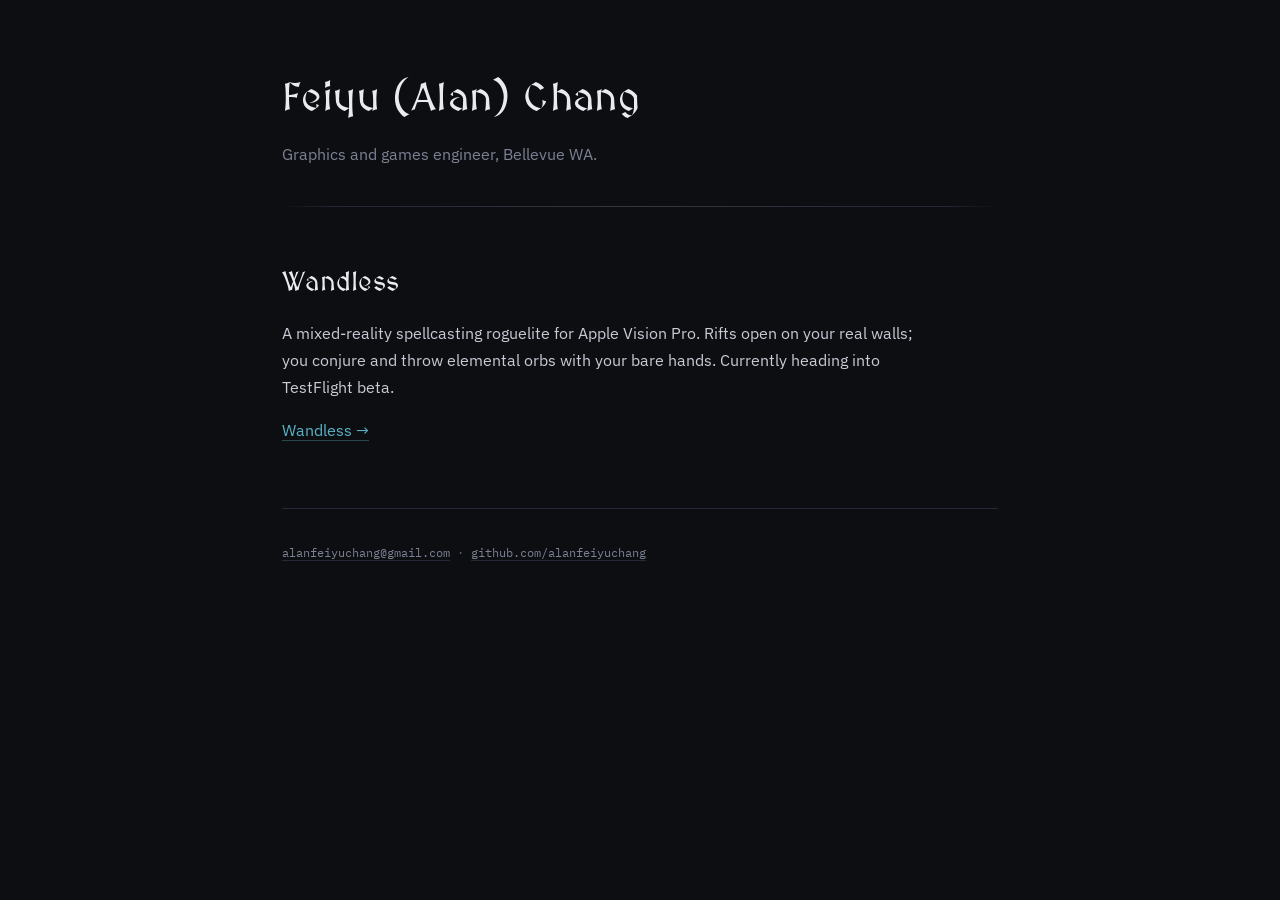
<file: index.html>
<!doctype html>
<html lang="en">
<head>
<meta charset="utf-8">
<meta name="viewport" content="width=device-width, initial-scale=1">
<title>Feiyu (Alan) Chang</title>
<meta name="description" content="Graphics and games engineer. Currently building Wandless, a mixed-reality spellcasting roguelite for Apple Vision Pro.">
<link rel="preconnect" href="https://fonts.googleapis.com">
<link rel="preconnect" href="https://fonts.gstatic.com" crossorigin>
<link rel="stylesheet" href="https://fonts.googleapis.com/css2?family=MedievalSharp&family=IBM+Plex+Sans:wght@400;500;600&family=IBM+Plex+Mono:wght@400;500&display=swap">
<link rel="stylesheet" href="wandless/style.css">
</head>
<body>
<div class="wrap">

  <h1 class="doc" style="margin-top:64px">Feiyu (Alan) Chang</h1>
  <p class="sub" style="margin-top:10px">Graphics and games engineer, Bellevue WA.</p>

  <hr style="margin-top:38px">

  <h2>Wandless</h2>
  <p>A mixed-reality spellcasting roguelite for Apple Vision Pro. Rifts open on your real walls; you conjure and throw elemental orbs with your bare hands. Currently heading into TestFlight beta.</p>
  <p><a href="wandless/">Wandless →</a></p>

  <footer>
    <p><a href="mailto:alanfeiyuchang@gmail.com">alanfeiyuchang@gmail.com</a> · <a href="https://github.com/alanfeiyuchang">github.com/alanfeiyuchang</a></p>
  </footer>

</div>
</body>
</html>
</file>
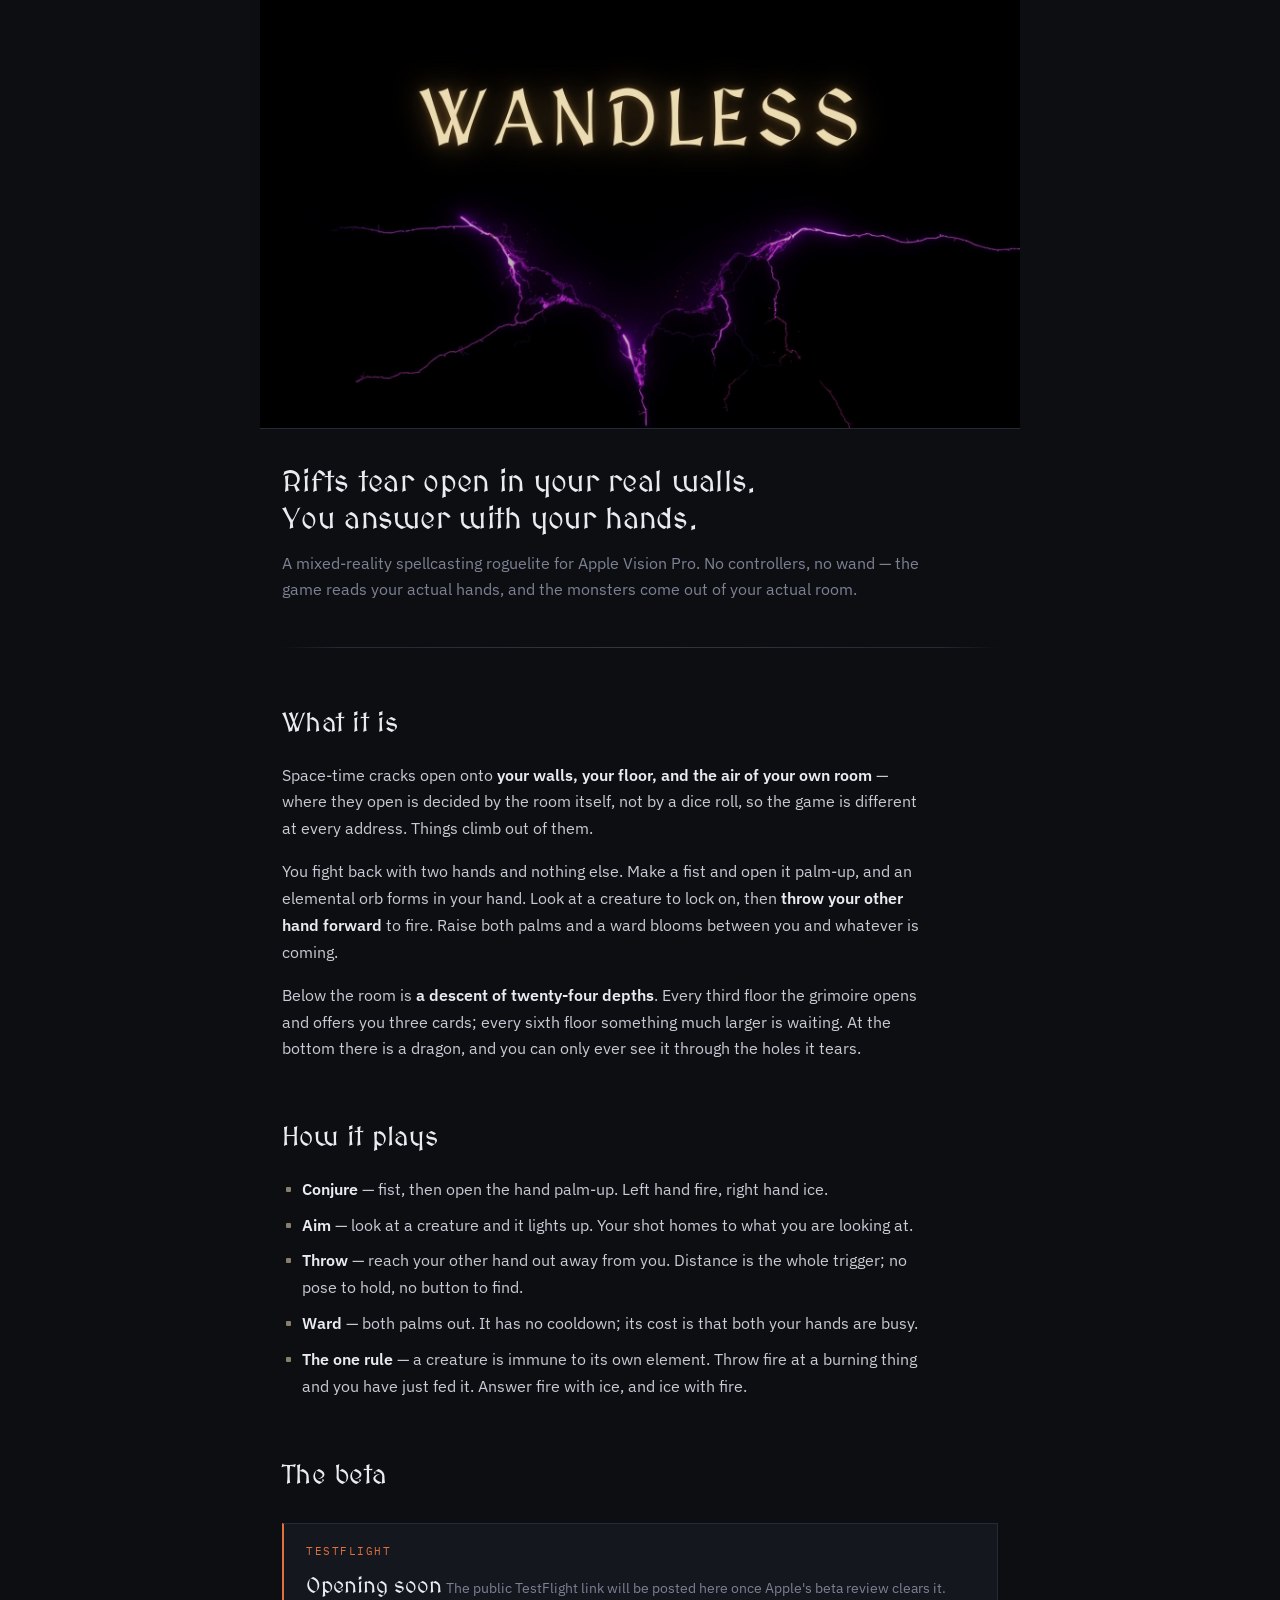
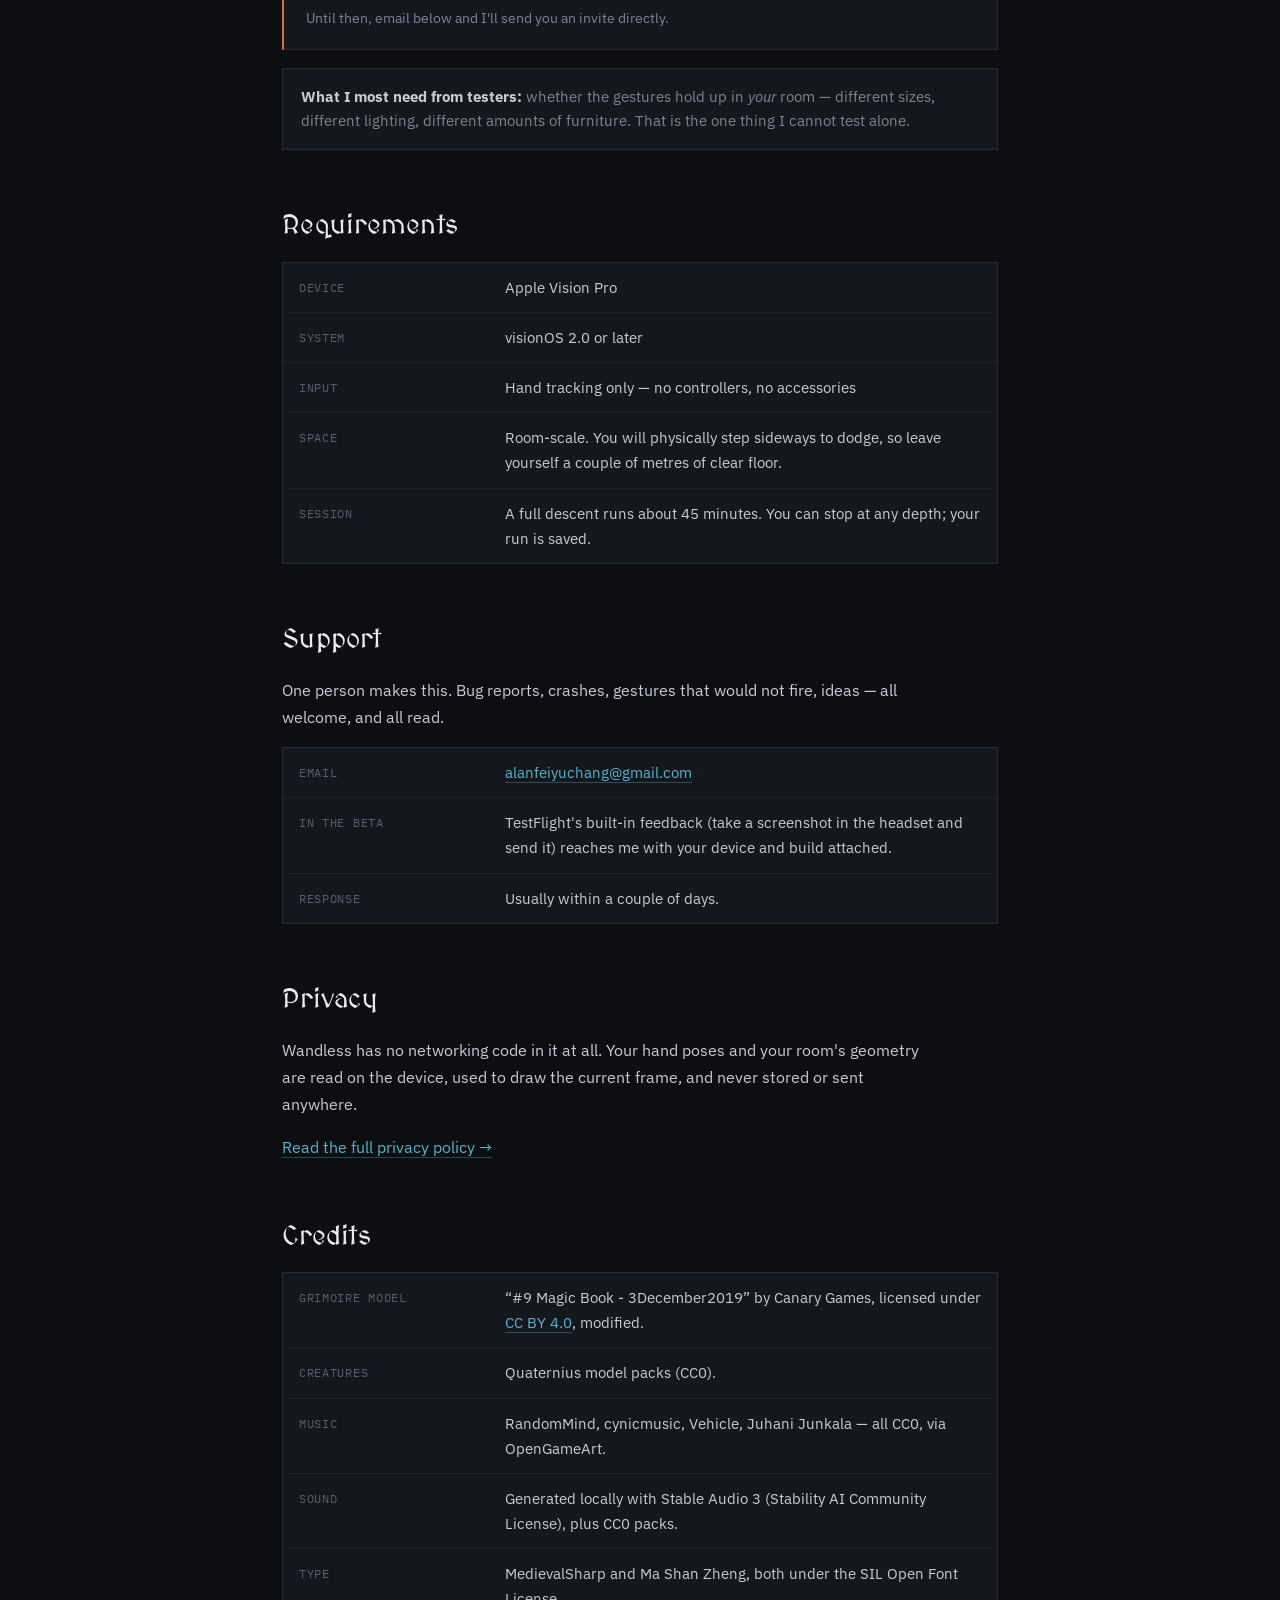
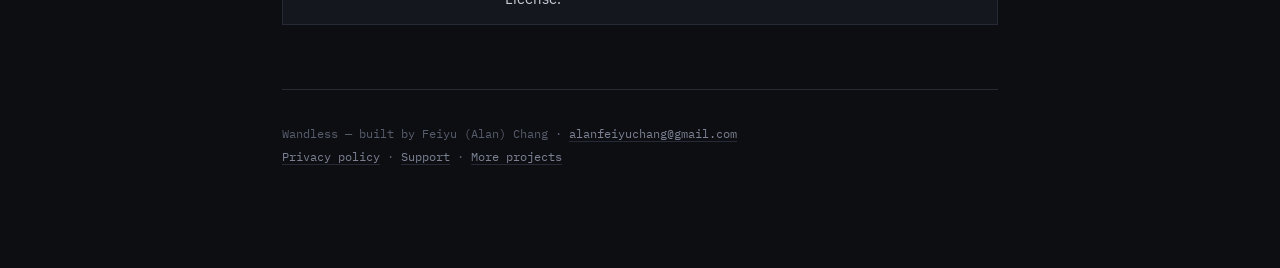
<file: wandless/index.html>
<!doctype html>
<html lang="en">
<head>
<meta charset="utf-8">
<meta name="viewport" content="width=device-width, initial-scale=1">
<title>Wandless — a mixed-reality spellcasting roguelite for Apple Vision Pro</title>
<meta name="description" content="Rifts tear open in your real walls. You conjure elemental orbs with your bare hands and throw them. Twenty-four depths down, something is keeping accounts.">
<meta property="og:title" content="Wandless">
<meta property="og:description" content="A mixed-reality spellcasting roguelite for Apple Vision Pro. No controllers — your hands.">
<meta property="og:image" content="https://alanfeiyuchang.github.io/wandless/og.jpg">
<meta property="og:type" content="website">
<meta property="og:url" content="https://alanfeiyuchang.github.io/wandless/">
<meta name="twitter:card" content="summary_large_image">
<link rel="preconnect" href="https://fonts.googleapis.com">
<link rel="preconnect" href="https://fonts.gstatic.com" crossorigin>
<link rel="stylesheet" href="https://fonts.googleapis.com/css2?family=MedievalSharp&family=IBM+Plex+Sans:wght@400;500;600&family=IBM+Plex+Mono:wght@400;500&display=swap">
<link rel="stylesheet" href="style.css">
</head>
<body>
<div class="wrap">

  <div class="hero"><img src="hero.jpg" alt="Wandless" width="1600" height="900"></div>

  <p class="tagline">Rifts tear open in your real walls. You answer with your hands.</p>
  <p class="sub">A mixed-reality spellcasting roguelite for Apple Vision Pro. No controllers, no wand — the game reads your actual hands, and the monsters come out of your actual room.</p>

  <hr style="margin-top:44px">

  <h2>What it is</h2>
  <p>Space-time cracks open onto <b>your walls, your floor, and the air of your own room</b> — where they open is decided by the room itself, not by a dice roll, so the game is different at every address. Things climb out of them.</p>
  <p>You fight back with two hands and nothing else. Make a fist and open it palm-up, and an elemental orb forms in your hand. Look at a creature to lock on, then <b>throw your other hand forward</b> to fire. Raise both palms and a ward blooms between you and whatever is coming.</p>
  <p>Below the room is <b>a descent of twenty-four depths</b>. Every third floor the grimoire opens and offers you three cards; every sixth floor something much larger is waiting. At the bottom there is a dragon, and you can only ever see it through the holes it tears.</p>

  <h2>How it plays</h2>
  <ul>
    <li><b>Conjure</b> — fist, then open the hand palm-up. Left hand fire, right hand ice.</li>
    <li><b>Aim</b> — look at a creature and it lights up. Your shot homes to what you are looking at.</li>
    <li><b>Throw</b> — reach your other hand out away from you. Distance is the whole trigger; no pose to hold, no button to find.</li>
    <li><b>Ward</b> — both palms out. It has no cooldown; its cost is that both your hands are busy.</li>
    <li><b>The one rule</b> — a creature is immune to its own element. Throw fire at a burning thing and you have just fed it. Answer fire with ice, and ice with fire.</li>
  </ul>

  <h2 id="beta">The beta</h2>
  <a class="cta" href="#support">
    <span class="lbl">TestFlight</span>
    <span class="big">Opening soon</span>
    <span class="note">The public TestFlight link will be posted here once Apple's beta review clears it. Until then, email below and I'll send you an invite directly.</span>
  </a>
  <div class="note-box">
    <b>What I most need from testers:</b> whether the gestures hold up in <em>your</em> room — different sizes, different lighting, different amounts of furniture. That is the one thing I cannot test alone.
  </div>

  <h2>Requirements</h2>
  <div class="spec">
    <div><span class="k">Device</span><span class="v">Apple Vision Pro</span></div>
    <div><span class="k">System</span><span class="v">visionOS 2.0 or later</span></div>
    <div><span class="k">Input</span><span class="v">Hand tracking only — no controllers, no accessories</span></div>
    <div><span class="k">Space</span><span class="v">Room-scale. You will physically step sideways to dodge, so leave yourself a couple of metres of clear floor.</span></div>
    <div><span class="k">Session</span><span class="v">A full descent runs about 45 minutes. You can stop at any depth; your run is saved.</span></div>
  </div>

  <h2 id="support">Support</h2>
  <p>One person makes this. Bug reports, crashes, gestures that would not fire, ideas — all welcome, and all read.</p>
  <div class="spec">
    <div><span class="k">Email</span><span class="v"><a href="mailto:alanfeiyuchang@gmail.com">alanfeiyuchang@gmail.com</a></span></div>
    <div><span class="k">In the beta</span><span class="v">TestFlight's built-in feedback (take a screenshot in the headset and send it) reaches me with your device and build attached.</span></div>
    <div><span class="k">Response</span><span class="v">Usually within a couple of days.</span></div>
  </div>

  <h2>Privacy</h2>
  <p>Wandless has no networking code in it at all. Your hand poses and your room's geometry are read on the device, used to draw the current frame, and never stored or sent anywhere.</p>
  <p><a href="privacy/">Read the full privacy policy →</a></p>

  <h2>Credits</h2>
  <div class="spec">
    <div><span class="k">Grimoire model</span><span class="v">“#9 Magic Book - 3December2019” by Canary Games, licensed under <a href="http://creativecommons.org/licenses/by/4.0/">CC BY 4.0</a>, modified.</span></div>
    <div><span class="k">Creatures</span><span class="v">Quaternius model packs (CC0).</span></div>
    <div><span class="k">Music</span><span class="v">RandomMind, cynicmusic, Vehicle, Juhani Junkala — all CC0, via OpenGameArt.</span></div>
    <div><span class="k">Sound</span><span class="v">Generated locally with Stable Audio 3 (Stability AI Community License), plus CC0 packs.</span></div>
    <div><span class="k">Type</span><span class="v">MedievalSharp and Ma Shan Zheng, both under the SIL Open Font License.</span></div>
  </div>

  <footer>
    <p>
      Wandless — built by Feiyu (Alan) Chang · <a href="mailto:alanfeiyuchang@gmail.com">alanfeiyuchang@gmail.com</a><br>
      <a href="privacy/">Privacy policy</a> · <a href="#support">Support</a> · <a href="../">More projects</a>
    </p>
  </footer>

</div>
</body>
</html>
</file>
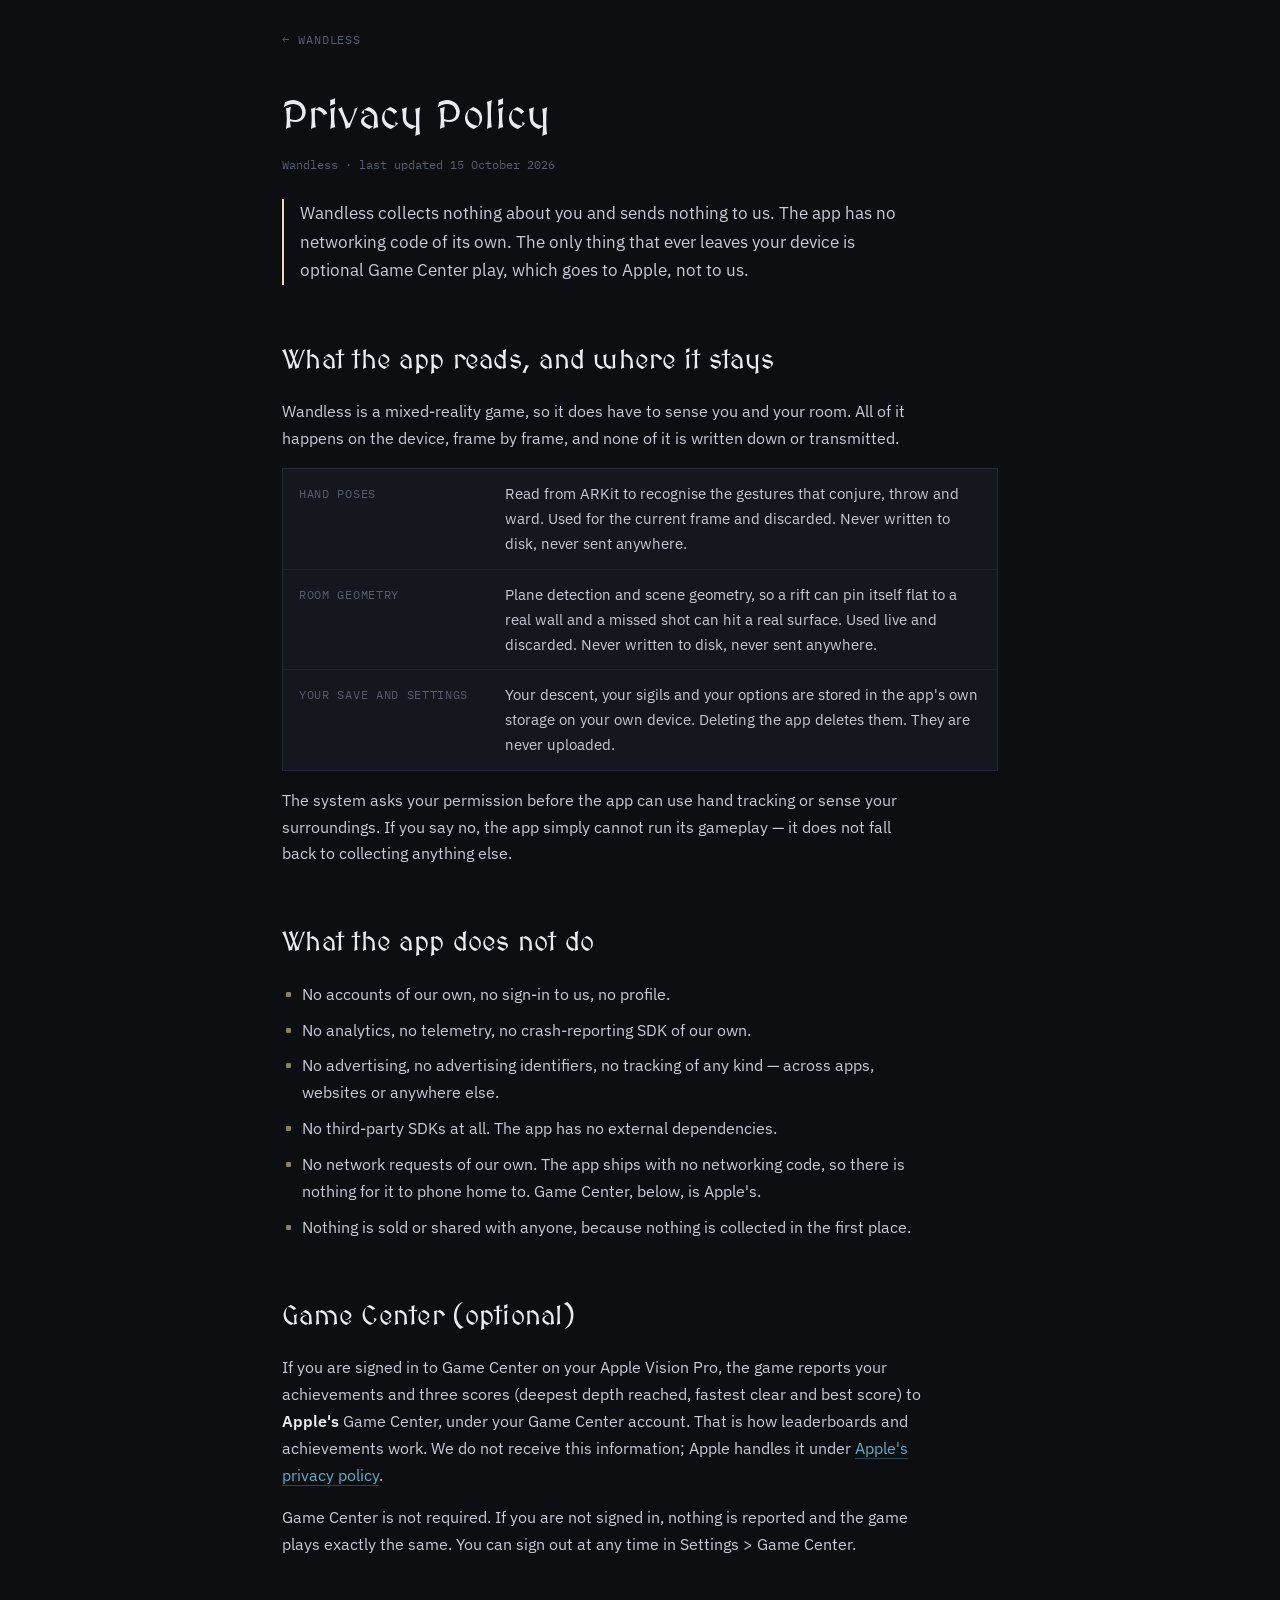
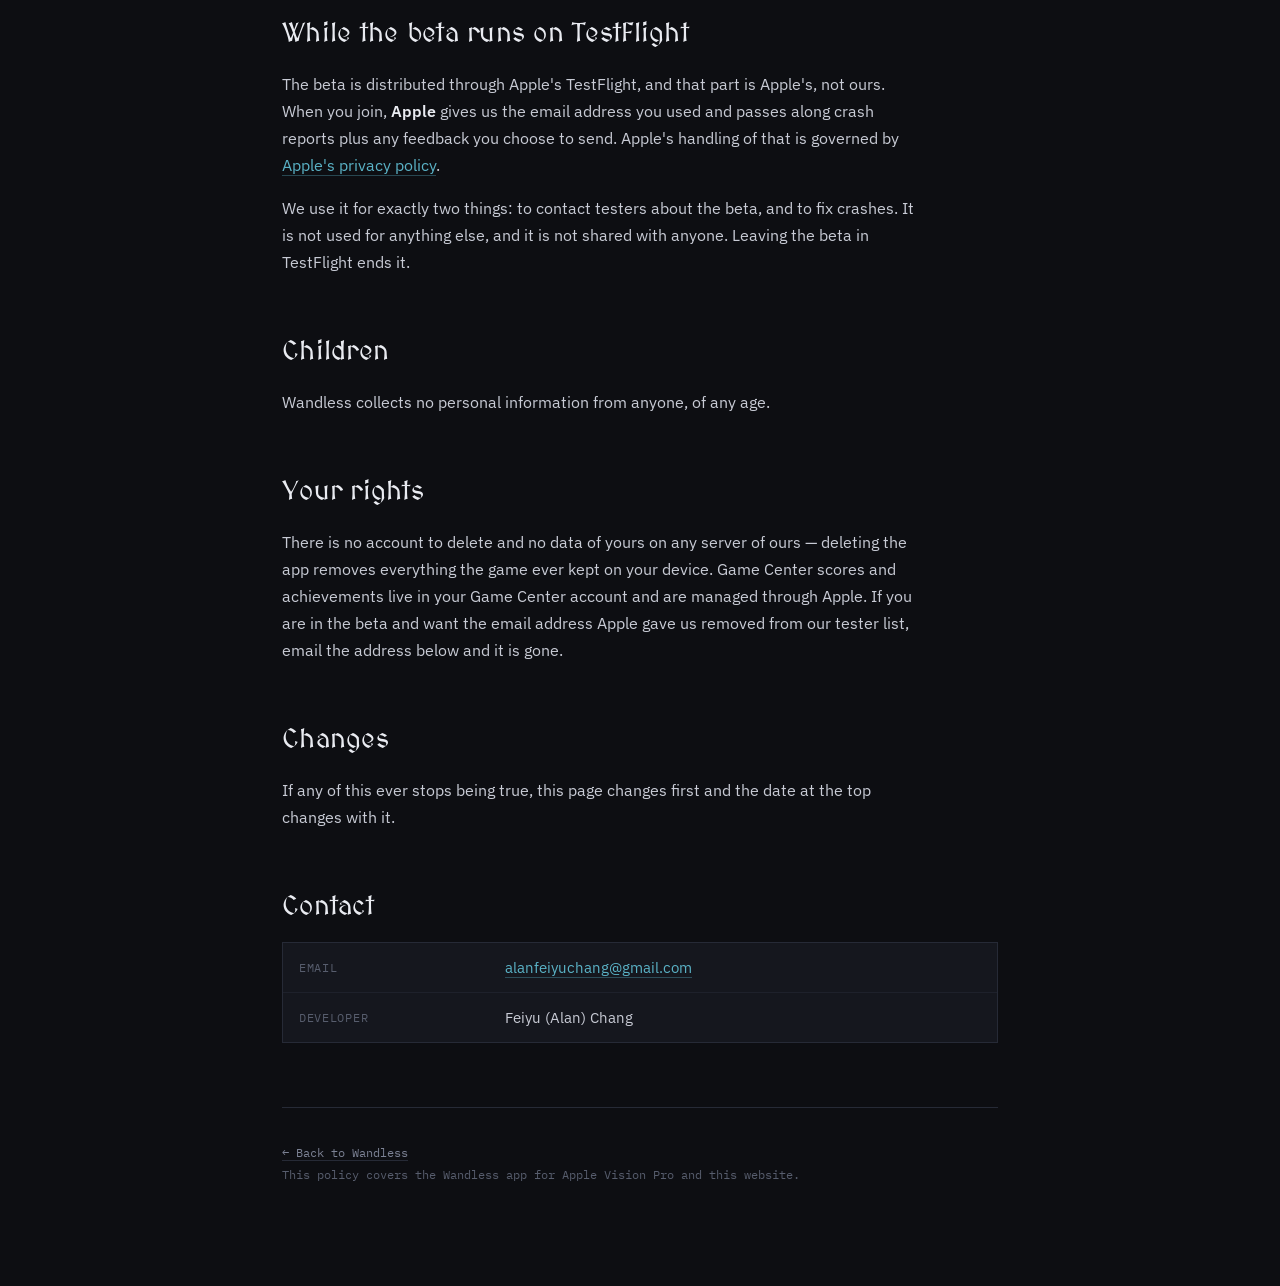
<file: wandless/privacy/index.html>
<!doctype html>
<html lang="en">
<head>
<meta charset="utf-8">
<meta name="viewport" content="width=device-width, initial-scale=1">
<title>Wandless — Privacy Policy</title>
<meta name="description" content="Wandless collects nothing about you and sends nothing to us. The only thing that leaves your device is optional Game Center play, which goes to Apple.">
<meta name="robots" content="index,follow">
<link rel="preconnect" href="https://fonts.googleapis.com">
<link rel="preconnect" href="https://fonts.gstatic.com" crossorigin>
<link rel="stylesheet" href="https://fonts.googleapis.com/css2?family=MedievalSharp&family=IBM+Plex+Sans:wght@400;500;600&family=IBM+Plex+Mono:wght@400;500&display=swap">
<link rel="stylesheet" href="../style.css">
</head>
<body>
<div class="wrap">

  <a class="back" href="../">← Wandless</a>
  <h1 class="doc">Privacy Policy</h1>
  <p class="updated">Wandless · last updated 15 October 2026</p>

  <p class="lede">Wandless collects nothing about you and sends nothing to us. The app has no networking code of its own. The only thing that ever leaves your device is optional Game Center play, which goes to Apple, not to us.</p>

  <h2>What the app reads, and where it stays</h2>
  <p>Wandless is a mixed-reality game, so it does have to sense you and your room. All of it happens on the device, frame by frame, and none of it is written down or transmitted.</p>
  <div class="spec">
    <div><span class="k">Hand poses</span><span class="v">Read from ARKit to recognise the gestures that conjure, throw and ward. Used for the current frame and discarded. Never written to disk, never sent anywhere.</span></div>
    <div><span class="k">Room geometry</span><span class="v">Plane detection and scene geometry, so a rift can pin itself flat to a real wall and a missed shot can hit a real surface. Used live and discarded. Never written to disk, never sent anywhere.</span></div>
    <div><span class="k">Your save and settings</span><span class="v">Your descent, your sigils and your options are stored in the app's own storage on your own device. Deleting the app deletes them. They are never uploaded.</span></div>
  </div>
  <p>The system asks your permission before the app can use hand tracking or sense your surroundings. If you say no, the app simply cannot run its gameplay — it does not fall back to collecting anything else.</p>

  <h2>What the app does not do</h2>
  <ul>
    <li>No accounts of our own, no sign-in to us, no profile.</li>
    <li>No analytics, no telemetry, no crash-reporting SDK of our own.</li>
    <li>No advertising, no advertising identifiers, no tracking of any kind — across apps, websites or anywhere else.</li>
    <li>No third-party SDKs at all. The app has no external dependencies.</li>
    <li>No network requests of our own. The app ships with no networking code, so there is nothing for it to phone home to. Game Center, below, is Apple's.</li>
    <li>Nothing is sold or shared with anyone, because nothing is collected in the first place.</li>
  </ul>

  <h2>Game Center (optional)</h2>
  <p>If you are signed in to Game Center on your Apple Vision Pro, the game reports your achievements and three scores (deepest depth reached, fastest clear and best score) to <b>Apple's</b> Game Center, under your Game Center account. That is how leaderboards and achievements work. We do not receive this information; Apple handles it under <a href="https://www.apple.com/legal/privacy/">Apple's privacy policy</a>.</p>
  <p>Game Center is not required. If you are not signed in, nothing is reported and the game plays exactly the same. You can sign out at any time in Settings &gt; Game Center.</p>

  <h2>While the beta runs on TestFlight</h2>
  <p>The beta is distributed through Apple's TestFlight, and that part is Apple's, not ours. When you join, <b>Apple</b> gives us the email address you used and passes along crash reports plus any feedback you choose to send. Apple's handling of that is governed by <a href="https://www.apple.com/legal/privacy/">Apple's privacy policy</a>.</p>
  <p>We use it for exactly two things: to contact testers about the beta, and to fix crashes. It is not used for anything else, and it is not shared with anyone. Leaving the beta in TestFlight ends it.</p>

  <h2>Children</h2>
  <p>Wandless collects no personal information from anyone, of any age.</p>

  <h2>Your rights</h2>
  <p>There is no account to delete and no data of yours on any server of ours — deleting the app removes everything the game ever kept on your device. Game Center scores and achievements live in your Game Center account and are managed through Apple. If you are in the beta and want the email address Apple gave us removed from our tester list, email the address below and it is gone.</p>

  <h2>Changes</h2>
  <p>If any of this ever stops being true, this page changes first and the date at the top changes with it.</p>

  <h2>Contact</h2>
  <div class="spec">
    <div><span class="k">Email</span><span class="v"><a href="mailto:alanfeiyuchang@gmail.com">alanfeiyuchang@gmail.com</a></span></div>
    <div><span class="k">Developer</span><span class="v">Feiyu (Alan) Chang</span></div>
  </div>

  <footer>
    <p>
      <a href="../">← Back to Wandless</a><br>
      This policy covers the Wandless app for Apple Vision Pro and this website.
    </p>
  </footer>

</div>
</body>
</html>
</file>
<file: wandless/style.css>
:root{
  --void:#0D0E12; --slab:#15171E; --slab2:#1B1E27;
  --rule:#262A36; --rule-soft:#1E212B;
  --ink:#C8CBD5; --ink-strong:#E9EBF1; --ink-dim:#7C8294; --ink-faint:#575D6D;
  --fire:#E0703C; --ice:#5AB2C6; --violet:#8E7BC4; --filament:#EBDCB4;
  --measure:64ch;
  --f-display:"MedievalSharp","Papyrus",serif;
  --f-body:"IBM Plex Sans",-apple-system,BlinkMacSystemFont,"Segoe UI","PingFang SC",sans-serif;
  --f-mono:"IBM Plex Mono",ui-monospace,"SF Mono",Menlo,monospace;
}
*{box-sizing:border-box;}
html{-webkit-text-size-adjust:100%;}
body{margin:0;background:var(--void);color:var(--ink);font-family:var(--f-body);
  font-size:16px;line-height:1.68;-webkit-font-smoothing:antialiased;}
.wrap{max-width:760px;margin:0 auto;padding:0 22px 88px;}
a{color:var(--ice);text-decoration:none;border-bottom:1px solid rgba(90,178,198,.35);}
a:hover{border-bottom-color:var(--ice);}
a:focus-visible{outline:2px solid var(--filament);outline-offset:3px;border-radius:2px;}
img{max-width:100%;height:auto;display:block;}

.hero{margin:0 -22px 0;border-bottom:1px solid var(--rule);}
.hero img{width:100%;}
.tagline{font-family:var(--f-display);font-size:clamp(21px,4.2vw,30px);color:var(--ink-strong);
  line-height:1.25;margin:34px 0 0;text-wrap:balance;letter-spacing:.01em;}
.sub{color:var(--ink-dim);margin:12px 0 0;max-width:var(--measure);}

h2{font-family:var(--f-display);font-weight:400;font-size:clamp(21px,3.4vw,27px);
  color:var(--ink-strong);margin:52px 0 4px;letter-spacing:.01em;}
h3{font-size:13px;font-weight:600;letter-spacing:.1em;text-transform:uppercase;
  color:var(--ink-dim);margin:30px 0 10px;}
p{max-width:var(--measure);}
p b,li b{color:var(--ink-strong);font-weight:600;}
hr{height:1px;border:0;margin:0;position:relative;
  background:linear-gradient(90deg,transparent,var(--rule) 8%,var(--rule) 92%,transparent);}
hr::after{content:"";position:absolute;left:14%;right:14%;top:0;height:1px;
  background:linear-gradient(90deg,transparent,rgba(235,220,180,.28),transparent);filter:blur(1.5px);}

ul{max-width:var(--measure);padding-left:0;list-style:none;}
ul li{padding-left:20px;position:relative;margin-bottom:9px;}
ul li::before{content:"";position:absolute;left:4px;top:11px;width:5px;height:5px;
  background:var(--filament);opacity:.55;border-radius:1px;}

.spec{display:grid;gap:1px;background:var(--rule-soft);border:1px solid var(--rule);margin-top:14px;}
.spec div{background:var(--slab);padding:12px 16px;display:grid;grid-template-columns:1fr;gap:2px;}
@media(min-width:560px){.spec div{grid-template-columns:190px 1fr;gap:16px;}}
.spec dt,.spec .k{font-family:var(--f-mono);font-size:11.5px;letter-spacing:.06em;
  text-transform:uppercase;color:var(--ink-faint);padding-top:3px;}
.spec .v{color:var(--ink);font-size:15px;}

.cta{display:block;margin:26px 0 0;padding:18px 22px;background:var(--slab);
  border:1px solid var(--rule);border-left:2px solid var(--fire);color:var(--ink);}
.cta:hover{background:var(--slab2);border-bottom-color:var(--rule);}
.cta .lbl{font-family:var(--f-mono);font-size:11px;letter-spacing:.14em;text-transform:uppercase;
  color:var(--fire);display:block;margin-bottom:6px;}
.cta .big{font-family:var(--f-display);font-size:22px;color:var(--ink-strong);}
.cta .note{font-size:13.5px;color:var(--ink-dim);margin-top:6px;}

.note-box{background:var(--slab);border:1px solid var(--rule);padding:16px 18px;margin-top:18px;
  font-size:14.5px;color:var(--ink-dim);}
.note-box b{color:var(--ink);}

footer{margin-top:64px;padding-top:22px;border-top:1px solid var(--rule);}
footer p{font-family:var(--f-mono);font-size:11.5px;color:var(--ink-faint);line-height:1.95;max-width:none;}
footer a{color:var(--ink-dim);border-bottom-color:var(--rule);}

.back{font-family:var(--f-mono);font-size:11.5px;letter-spacing:.08em;text-transform:uppercase;
  color:var(--ink-faint);border:0;display:inline-block;margin:30px 0 0;}
.back:hover{color:var(--ink-dim);}
.updated{font-family:var(--f-mono);font-size:12px;color:var(--ink-faint);margin:6px 0 0;}
h1.doc{font-family:var(--f-display);font-weight:400;font-size:clamp(28px,5.2vw,40px);
  color:var(--ink-strong);margin:30px 0 0;letter-spacing:.01em;}
.lede{font-size:17px;color:var(--ink);border-left:2px solid var(--filament);
  padding-left:16px;margin:24px 0 0;max-width:var(--measure);}
@media(prefers-reduced-motion:reduce){*{animation:none!important;transition:none!important;}}
</file>
